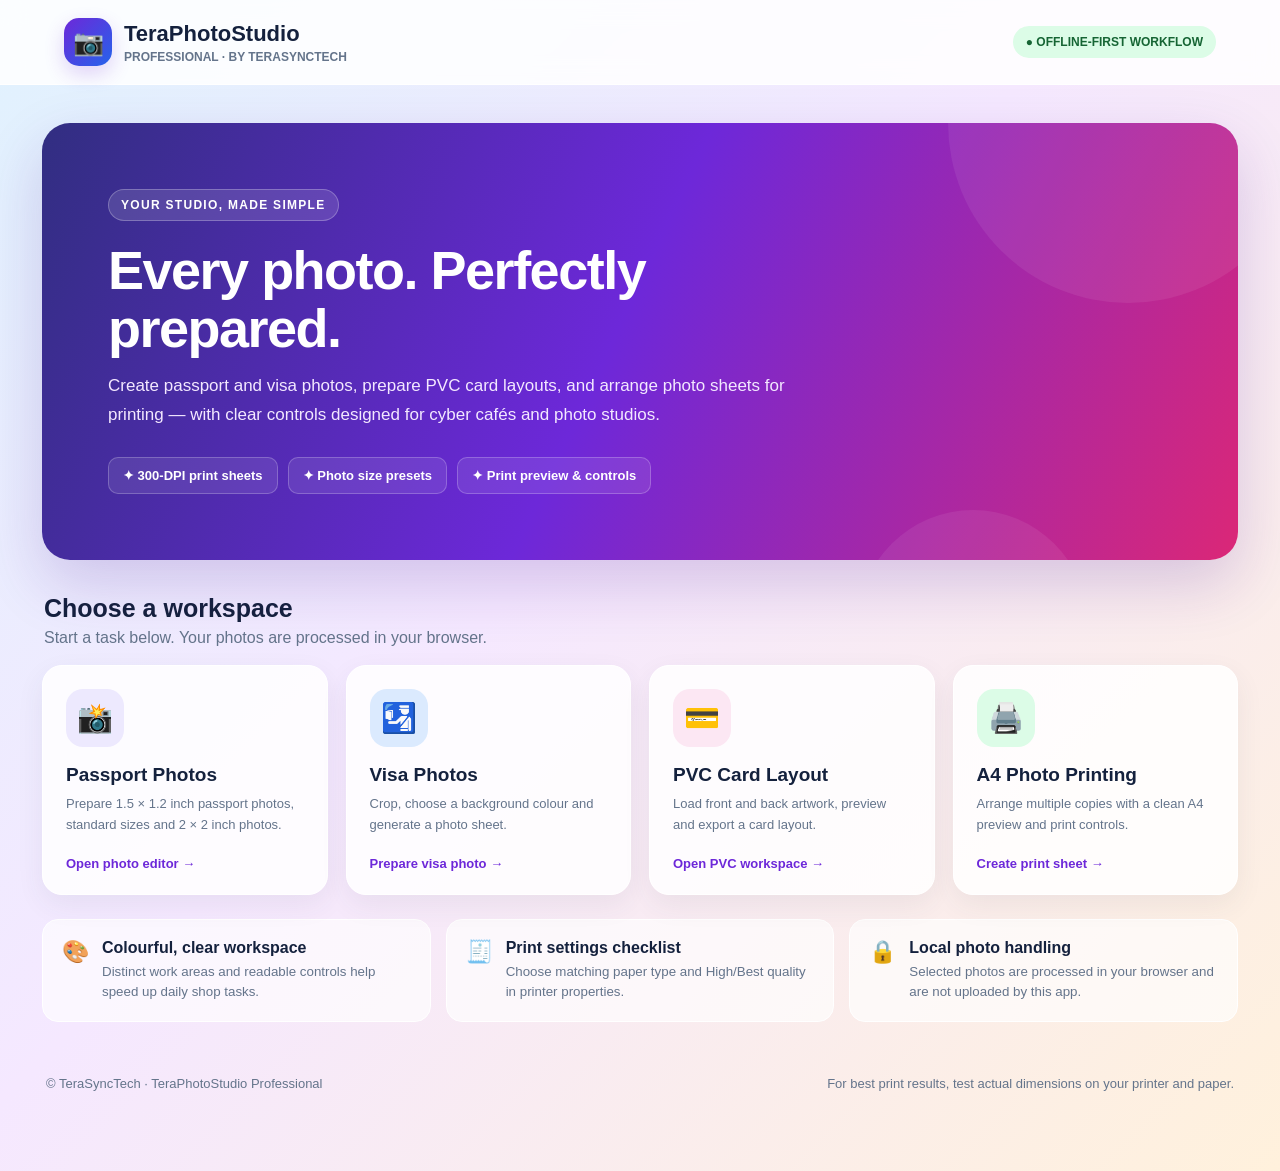
<file: index.html>
<!doctype html>
<html lang="en">
<head>
<meta charset="utf-8"><meta name="viewport" content="width=device-width,initial-scale=1">
<meta name="description" content="TeraPhotoStudio by TeraSyncTech — passport, visa, PVC card and A4 photo printing for cyber cafés and photo studios.">
<meta property="og:type" content="website"><meta property="og:site_name" content="TeraPhotoStudio">
<meta property="og:title" content="TeraPhotoStudio Professional | TeraSyncTech">
<meta property="og:description" content="Passport photos, visa photos, PVC cards and high-resolution A4 photo sheets for your studio.">
<meta property="og:url" content="https://terasynctech.github.io/TeraPhotoStudio/">
<meta property="og:image" content="https://terasynctech.github.io/TeraPhotoStudio/assets/teraphotostudio-preview.jpg">
<meta property="og:image:secure_url" content="https://terasynctech.github.io/TeraPhotoStudio/assets/teraphotostudio-preview.jpg">
<meta property="og:image:type" content="image/jpeg"><meta property="og:image:width" content="1200"><meta property="og:image:height" content="630">
<meta name="twitter:card" content="summary_large_image"><meta name="twitter:title" content="TeraPhotoStudio Professional | TeraSyncTech">
<meta name="twitter:description" content="Professional photo preparation and printing for cyber cafés."><meta name="twitter:image" content="https://terasynctech.github.io/TeraPhotoStudio/assets/teraphotostudio-preview.jpg">
<title>TeraPhotoStudio Professional | TeraSyncTech</title>
<style>
*{box-sizing:border-box}body{margin:0;font-family:Inter,Segoe UI,Arial,sans-serif;color:#14213d;background:linear-gradient(135deg,#e0f2fe 0%,#f5e8ff 45%,#fff1dc 100%);min-height:100vh}
.top{display:flex;align-items:center;justify-content:space-between;gap:18px;padding:18px clamp(18px,5vw,72px);background:#ffffffd9;backdrop-filter:blur(12px);border-bottom:1px solid #ffffff}
.brand{display:flex;align-items:center;gap:12px;font-size:22px;font-weight:850}.logo{display:grid;place-items:center;width:48px;height:48px;border-radius:15px;color:white;background:linear-gradient(135deg,#6d28d9,#2563eb);font-size:25px;box-shadow:0 8px 20px #6d28d933}
.brand small{display:block;font-size:12px;color:#64748b;font-weight:600;margin-top:3px}.toptag{background:#dcfce7;color:#166534;padding:9px 13px;border-radius:999px;font-weight:750;font-size:12px}
.wrap{max-width:1240px;margin:auto;padding:38px 22px 60px}.hero{position:relative;overflow:hidden;border-radius:28px;padding:clamp(30px,6vw,66px);color:white;background:linear-gradient(115deg,#312e81 0%,#6d28d9 48%,#db2777 100%);box-shadow:0 24px 60px #4c1d9530}
.hero:before,.hero:after{content:"";position:absolute;border-radius:50%;background:#ffffff12;pointer-events:none}.hero:before{width:360px;height:360px;right:-70px;top:-180px}.hero:after{width:230px;height:230px;right:150px;bottom:-180px}
.eyebrow{display:inline-block;padding:8px 12px;border-radius:999px;background:#ffffff20;border:1px solid #ffffff40;font-size:12px;font-weight:800;letter-spacing:1.3px;text-transform:uppercase}
h1{font-size:clamp(32px,5vw,54px);line-height:1.08;max-width:760px;margin:20px 0 14px;letter-spacing:-1.5px}.hero p{max-width:680px;color:#f3e8ff;font-size:17px;line-height:1.7;margin:0}.heroFoot{display:flex;align-items:center;gap:10px;flex-wrap:wrap;margin-top:28px}.pill{padding:10px 14px;border-radius:10px;background:#ffffff18;border:1px solid #ffffff38;font-size:13px;font-weight:700}
.sectionhead{display:flex;align-items:end;justify-content:space-between;gap:18px;margin:34px 2px 18px}.sectionhead h2{margin:0;font-size:25px}.sectionhead p{margin:6px 0 0;color:#64748b}
.grid{display:grid;grid-template-columns:repeat(4,minmax(0,1fr));gap:18px}.card{position:relative;display:flex;flex-direction:column;min-height:230px;padding:23px;border-radius:20px;text-decoration:none;color:#14213d;background:#ffffffd9;border:1px solid #ffffff;box-shadow:0 10px 28px #33415512;transition:transform .18s,box-shadow .18s}
.card:hover{transform:translateY(-5px);box-shadow:0 18px 38px #33415520}.icon{display:grid;place-items:center;width:58px;height:58px;border-radius:17px;font-size:29px;margin-bottom:17px}.purple{background:#ede9fe}.blue{background:#dbeafe}.pink{background:#fce7f3}.green{background:#dcfce7}.card b{font-size:19px;margin-bottom:8px}.card small{color:#64748b;font-size:13px;line-height:1.55}.arrow{margin-top:auto;padding-top:18px;color:#6d28d9;font-size:13px;font-weight:800}
.features{display:grid;grid-template-columns:repeat(3,1fr);gap:15px;margin-top:24px}.feature{display:flex;gap:13px;align-items:flex-start;padding:19px;background:#ffffffa8;border:1px solid #ffffff;border-radius:16px}.feature span{font-size:22px}.feature b{display:block;margin-bottom:5px}.feature small{color:#64748b;line-height:1.5}
footer{margin-top:34px;padding:20px 4px;color:#64748b;display:flex;justify-content:space-between;gap:12px;flex-wrap:wrap;font-size:13px}
@media(max-width:900px){.grid{grid-template-columns:repeat(2,minmax(0,1fr))}.features{grid-template-columns:1fr}}@media(max-width:520px){.top{align-items:flex-start}.toptag{display:none}.grid{grid-template-columns:1fr}.card{min-height:195px}.sectionhead{display:block}.hero p{font-size:15px}}
</style></head>
<body>
<header class="top"><div class="brand"><div class="logo">📷</div><div>TeraPhotoStudio<small>PROFESSIONAL · BY TERASYNCTECH</small></div></div><div class="toptag">● OFFLINE-FIRST WORKFLOW</div></header>
<main class="wrap">
<section class="hero"><span class="eyebrow">Your studio, made simple</span><h1>Every photo. Perfectly prepared.</h1><p>Create passport and visa photos, prepare PVC card layouts, and arrange photo sheets for printing — with clear controls designed for cyber cafés and photo studios.</p><div class="heroFoot"><span class="pill">✦ 300-DPI print sheets</span><span class="pill">✦ Photo size presets</span><span class="pill">✦ Print preview & controls</span></div></section>
<div class="sectionhead"><div><h2>Choose a workspace</h2><p>Start a task below. Your photos are processed in your browser.</p></div></div>
<section class="grid">
<a class="card" href="passport.html"><span class="icon purple">📸</span><b>Passport Photos</b><small>Prepare 1.5 × 1.2 inch passport photos, standard sizes and 2 × 2 inch photos.</small><span class="arrow">Open photo editor →</span></a>
<a class="card" href="passport.html"><span class="icon blue">🛂</span><b>Visa Photos</b><small>Crop, choose a background colour and generate a photo sheet.</small><span class="arrow">Prepare visa photo →</span></a>
<a class="card" href="pvc.html"><span class="icon pink">💳</span><b>PVC Card Layout</b><small>Load front and back artwork, preview and export a card layout.</small><span class="arrow">Open PVC workspace →</span></a>
<a class="card" href="passport.html"><span class="icon green">🖨️</span><b>A4 Photo Printing</b><small>Arrange multiple copies with a clean A4 preview and print controls.</small><span class="arrow">Create print sheet →</span></a>
</section>
<section class="features"><div class="feature"><span>🎨</span><div><b>Colourful, clear workspace</b><small>Distinct work areas and readable controls help speed up daily shop tasks.</small></div></div><div class="feature"><span>🧾</span><div><b>Print settings checklist</b><small>Choose matching paper type and High/Best quality in printer properties.</small></div></div><div class="feature"><span>🔒</span><div><b>Local photo handling</b><small>Selected photos are processed in your browser and are not uploaded by this app.</small></div></div></section>
<footer><span>© TeraSyncTech · TeraPhotoStudio Professional</span><span>For best print results, test actual dimensions on your printer and paper.</span></footer>
</main></body></html>
</file>
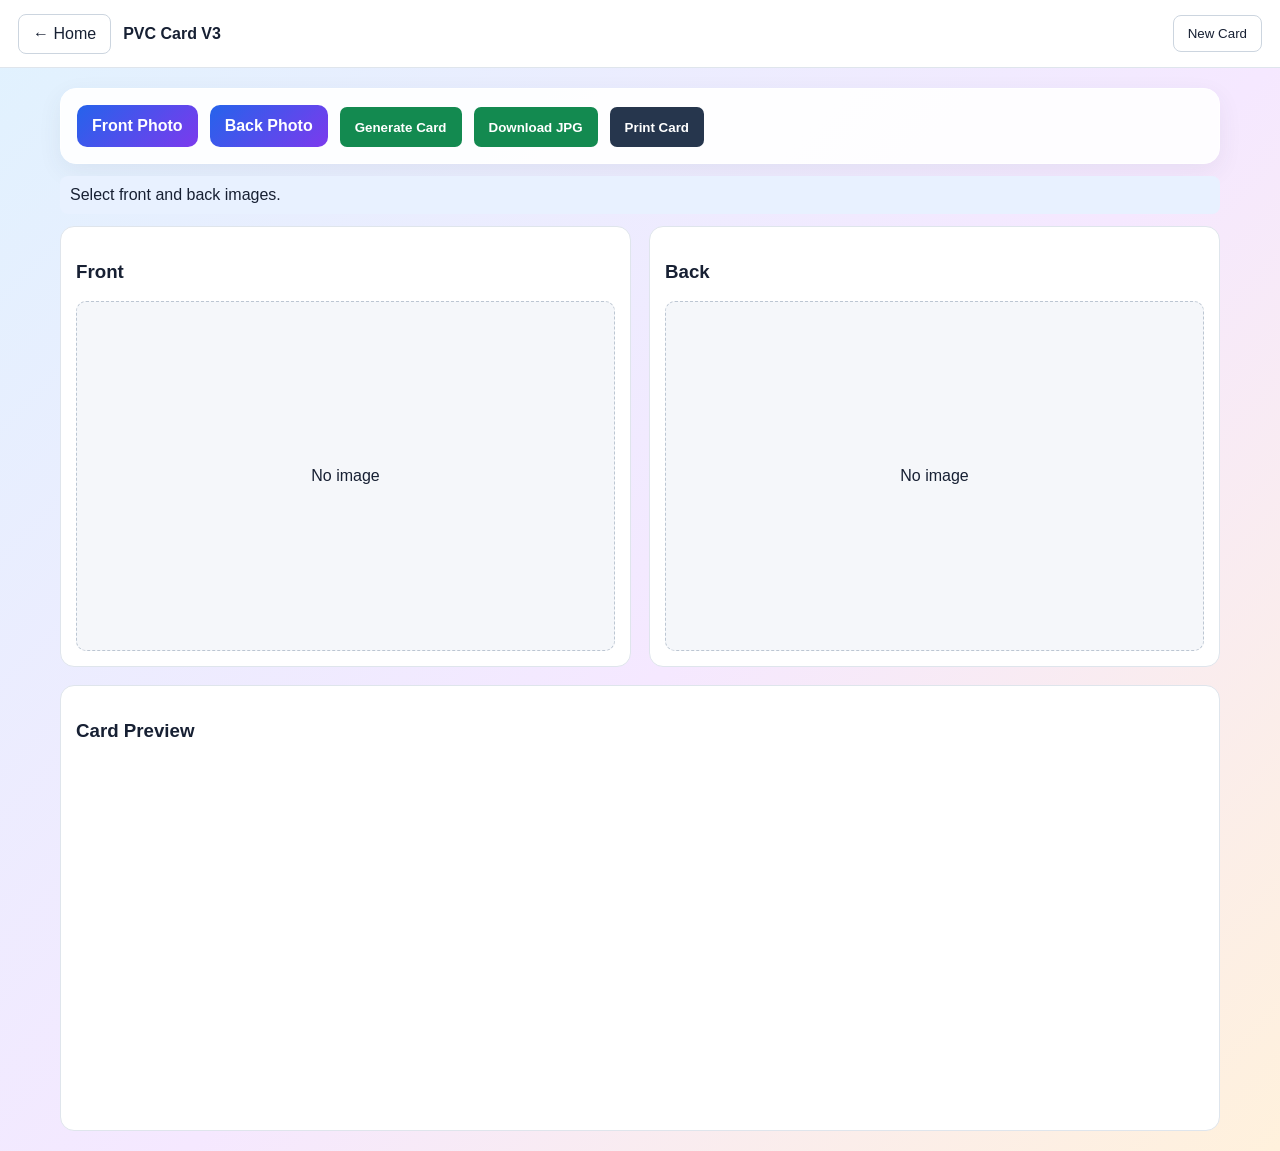
<file: pvc.html>
<!doctype html><html><head><meta charset="utf-8"><meta name="viewport" content="width=device-width,initial-scale=1"><meta name="description" content="PVC card layout tool from TeraPhotoStudio by TeraSyncTech."><meta property="og:type" content="website"><meta property="og:title" content="TeraPhotoStudio | PVC Card Printing"><meta property="og:description" content="Prepare front and back PVC card layouts with TeraPhotoStudio."><meta property="og:url" content="https://terasynctech.github.io/TeraPhotoStudio/pvc.html"><meta property="og:image" content="https://terasynctech.github.io/TeraPhotoStudio/assets/teraphotostudio-preview.jpg"><meta property="og:image:width" content="1200"><meta property="og:image:height" content="630"><meta name="twitter:card" content="summary_large_image"><meta name="twitter:image" content="https://terasynctech.github.io/TeraPhotoStudio/assets/teraphotostudio-preview.jpg"><title>PVC Card Printing | TeraPhotoStudio</title><style>*{box-sizing:border-box}body{margin:0;font-family:Arial,Segoe UI,sans-serif;background:linear-gradient(135deg,#e0f2fe,#f5e8ff 55%,#fff1dc);color:#172033}.bar{height:68px;background:#fff;border-bottom:1px solid #dfe5ec;display:flex;align-items:center;gap:12px;padding:0 18px}.bar a,.bar button{border:1px solid #ccd5df;background:#fff;border-radius:8px;padding:10px 14px;text-decoration:none;color:#172033;cursor:pointer}.bar strong{flex:1}.main{max-width:1200px;margin:auto;padding:20px}.controls{background:#ffffffed;border:1px solid #fff;border-radius:16px;padding:16px;box-shadow:0 8px 24px #33415512;display:flex;gap:12px;align-items:end;flex-wrap:wrap}.file{position:relative;display:inline-flex;align-items:center;justify-content:center;overflow:hidden;background:linear-gradient(135deg,#2563eb,#7c3aed);color:#fff;padding:11px 15px;border-radius:10px;font-weight:bold;cursor:pointer;min-height:42px}.file input{position:absolute;inset:0;width:100%;height:100%;opacity:0;display:block;cursor:pointer;font-size:100px}.btn{height:40px;border:0;border-radius:7px;padding:0 15px;color:#fff;font-weight:bold;cursor:pointer}.green{background:#138a50}.dark{background:#26364d}.status{margin:12px 0;padding:10px;border-radius:8px;background:#e8f1ff}.status.err{background:#fff0f0;color:#9b1c1c}.grid{display:grid;grid-template-columns:1fr 1fr;gap:18px}.panel{background:#fff;padding:15px;border:1px solid #dfe5ec;border-radius:14px}.box{height:350px;background:#f5f7fa;border:1px dashed #bcc6d2;border-radius:10px;display:flex;align-items:center;justify-content:center;overflow:hidden}.box img{max-width:100%;max-height:100%}.result{margin-top:18px;background:#fff;padding:15px;border:1px solid #dfe5ec;border-radius:14px}.result canvas{max-width:100%;height:auto;display:block;margin:auto}@media(max-width:750px){.grid{grid-template-columns:1fr}}</style></head><body><header class="bar"><a href="index.html">← Home</a><strong>PVC Card V3</strong><button id="new">New Card</button></header><main class="main"><section class="controls"><label class="file">Front Photo<input id="front" type="file" accept="image/*"></label><label class="file">Back Photo<input id="back" type="file" accept="image/*"></label><button id="generate" class="btn green">Generate Card</button><button id="jpg" class="btn green">Download JPG</button><button id="print" class="btn dark">Print Card</button></section><div id="status" class="status">Select front and back images.</div><section class="grid"><div class="panel"><h3>Front</h3><div id="fp" class="box">No image</div></div><div class="panel"><h3>Back</h3><div id="bp" class="box">No image</div></div></section><div class="result"><h3>Card Preview</h3><canvas id="canvas" width="2032" height="638"></canvas></div></main><script>const $=x=>document.getElementById(x),c=$('canvas'),ctx=c.getContext('2d');let f='',b='';function msg(t,e=''){$('status').textContent=t;$('status').className='status '+e}function load(input,box,side){input.onchange=()=>{const file=input.files[0];if(!file)return;const r=new FileReader();r.onload=e=>{const im=new Image();im.onload=()=>{if(side==='f')f=e.target.result;else b=e.target.result;box.innerHTML='';box.appendChild(im);msg('Image selected. Click Generate Card.','ok')};im.src=e.target.result};r.readAsDataURL(file)}}load($('front'),$('fp'),'f');load($('back'),$('bp'),'b');function generate(){if(!f||!b)return msg('Please select both front and back images.','err');ctx.fillStyle='#fff';ctx.fillRect(0,0,2032,638);const a=new Image(),d=new Image();a.onload=()=>{ctx.drawImage(a,0,0,1016,638);d.onload=()=>{ctx.drawImage(d,1016,0,1016,638);msg('PVC card generated.','ok')};d.src=b};a.src=f}$('generate').onclick=generate;$('jpg').onclick=()=>{if(!f||!b)generate();setTimeout(()=>{const a=document.createElement('a');a.href=c.toDataURL('image/jpeg',.96);a.download='pvc-card.jpg';a.click()},300)};$('print').onclick=()=>{if(!f||!b)return msg('Generate the card first.','err');generate();setTimeout(()=>{const w=window.open('','_blank');if(!w)return;w.document.write('<style>@page{size:171.2mm 54mm;margin:0}body{margin:0}img{width:171.2mm;height:54mm}</style><img src="'+c.toDataURL('image/jpeg',.96)+'">');w.document.close();w.onload=()=>w.print()},300)};$('new').onclick=()=>location.reload();</script></body></html>
</file>
